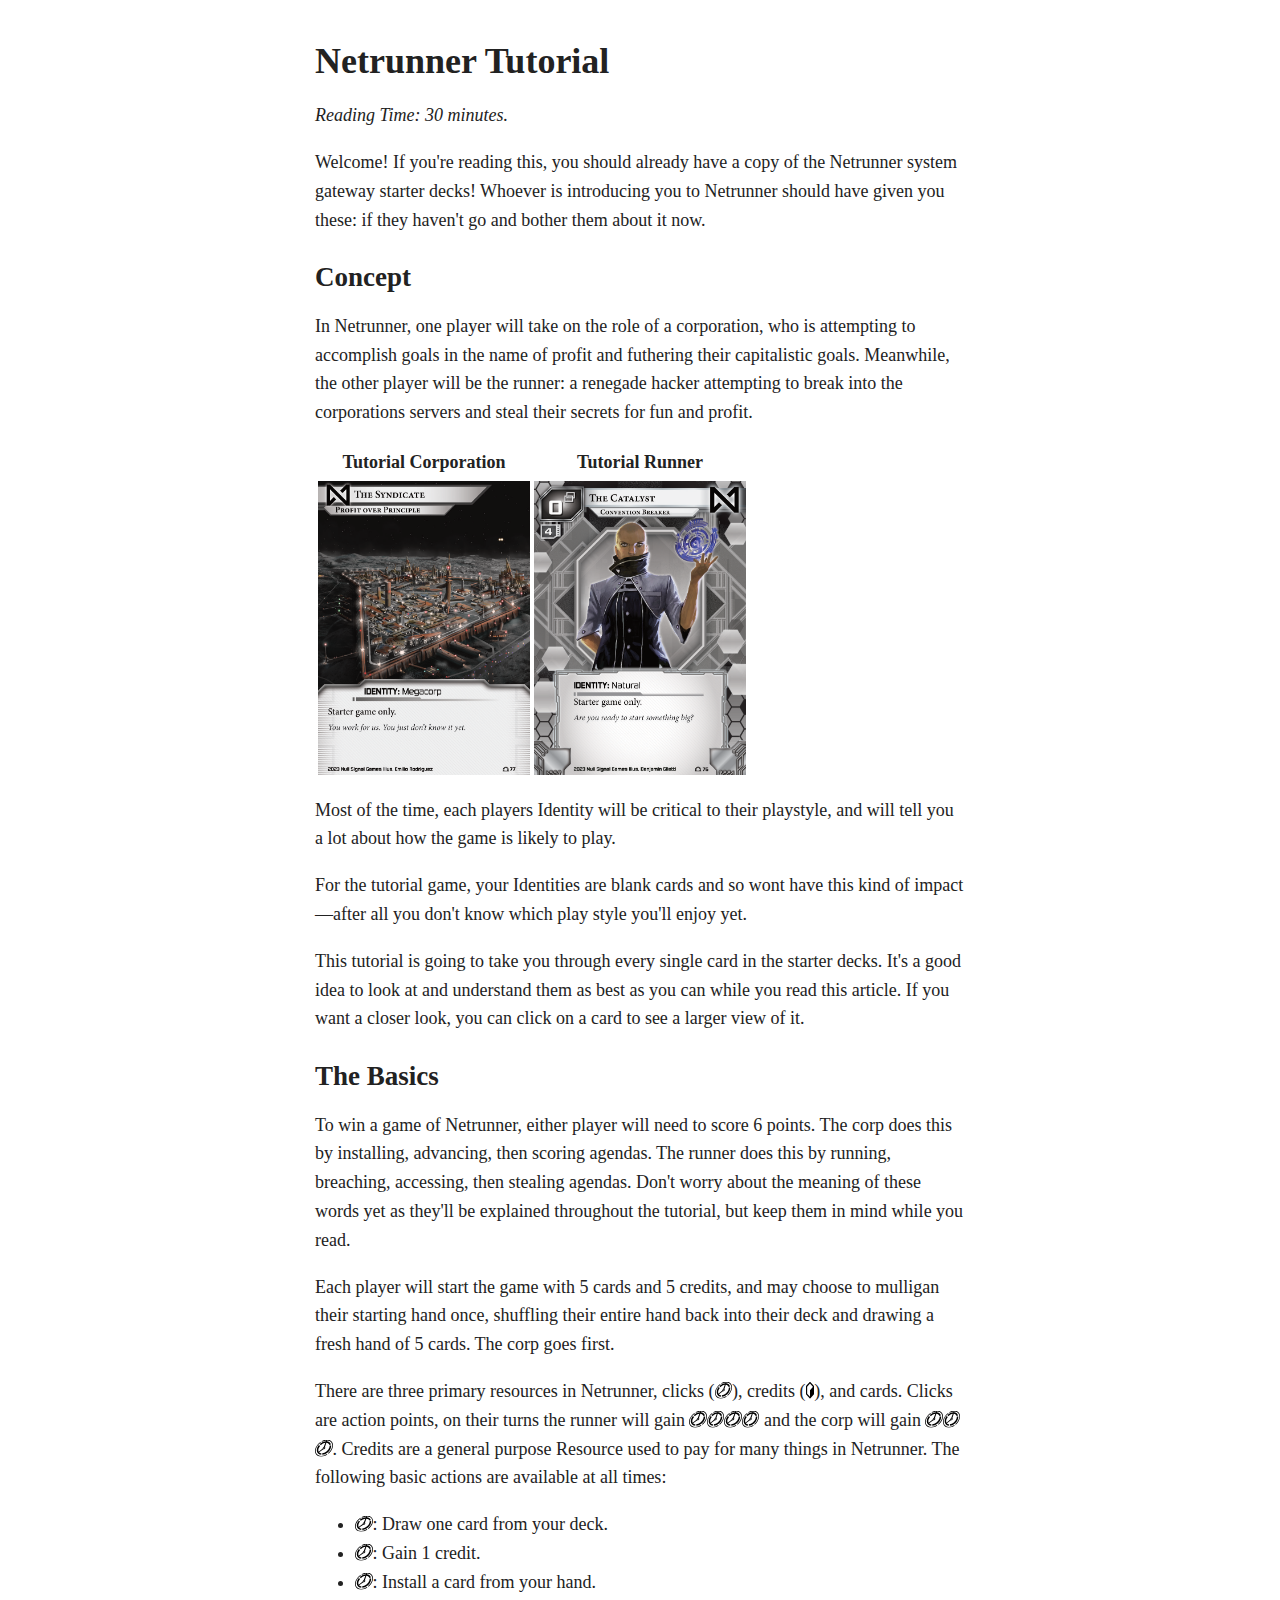
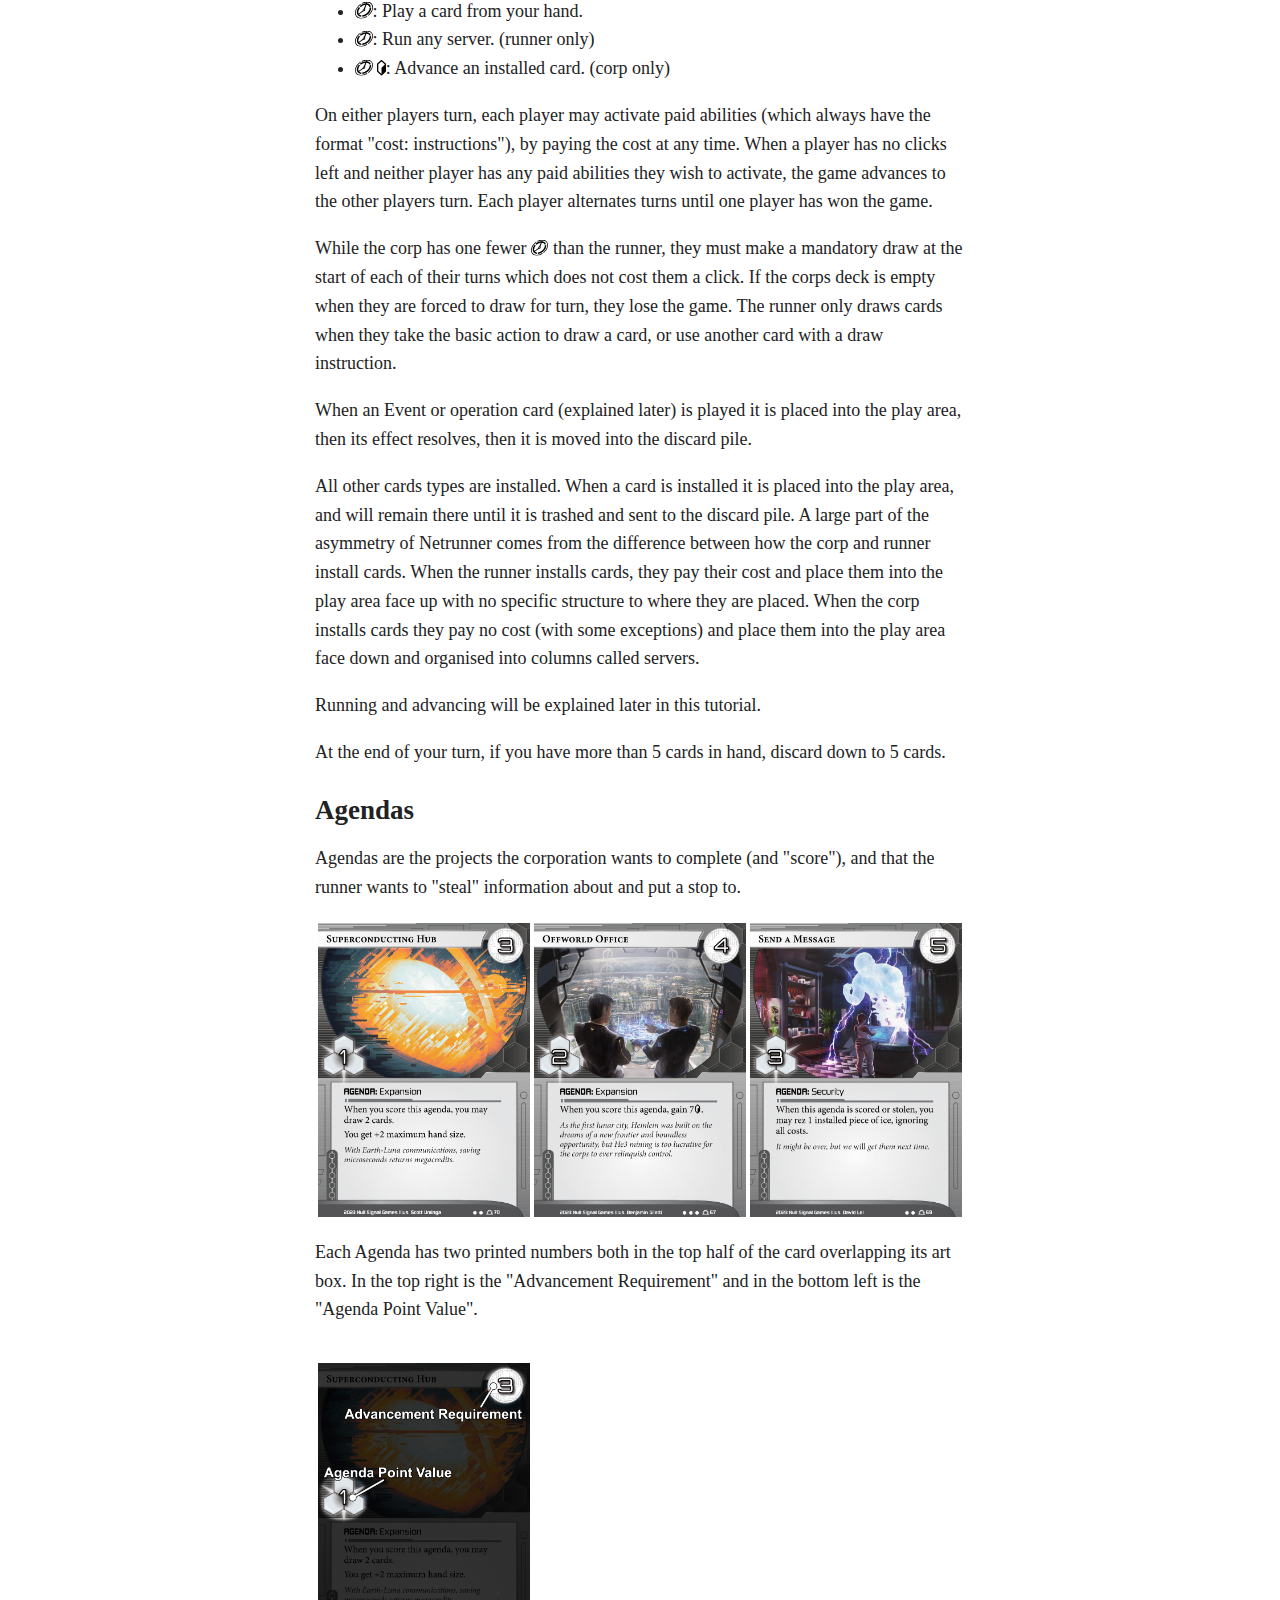
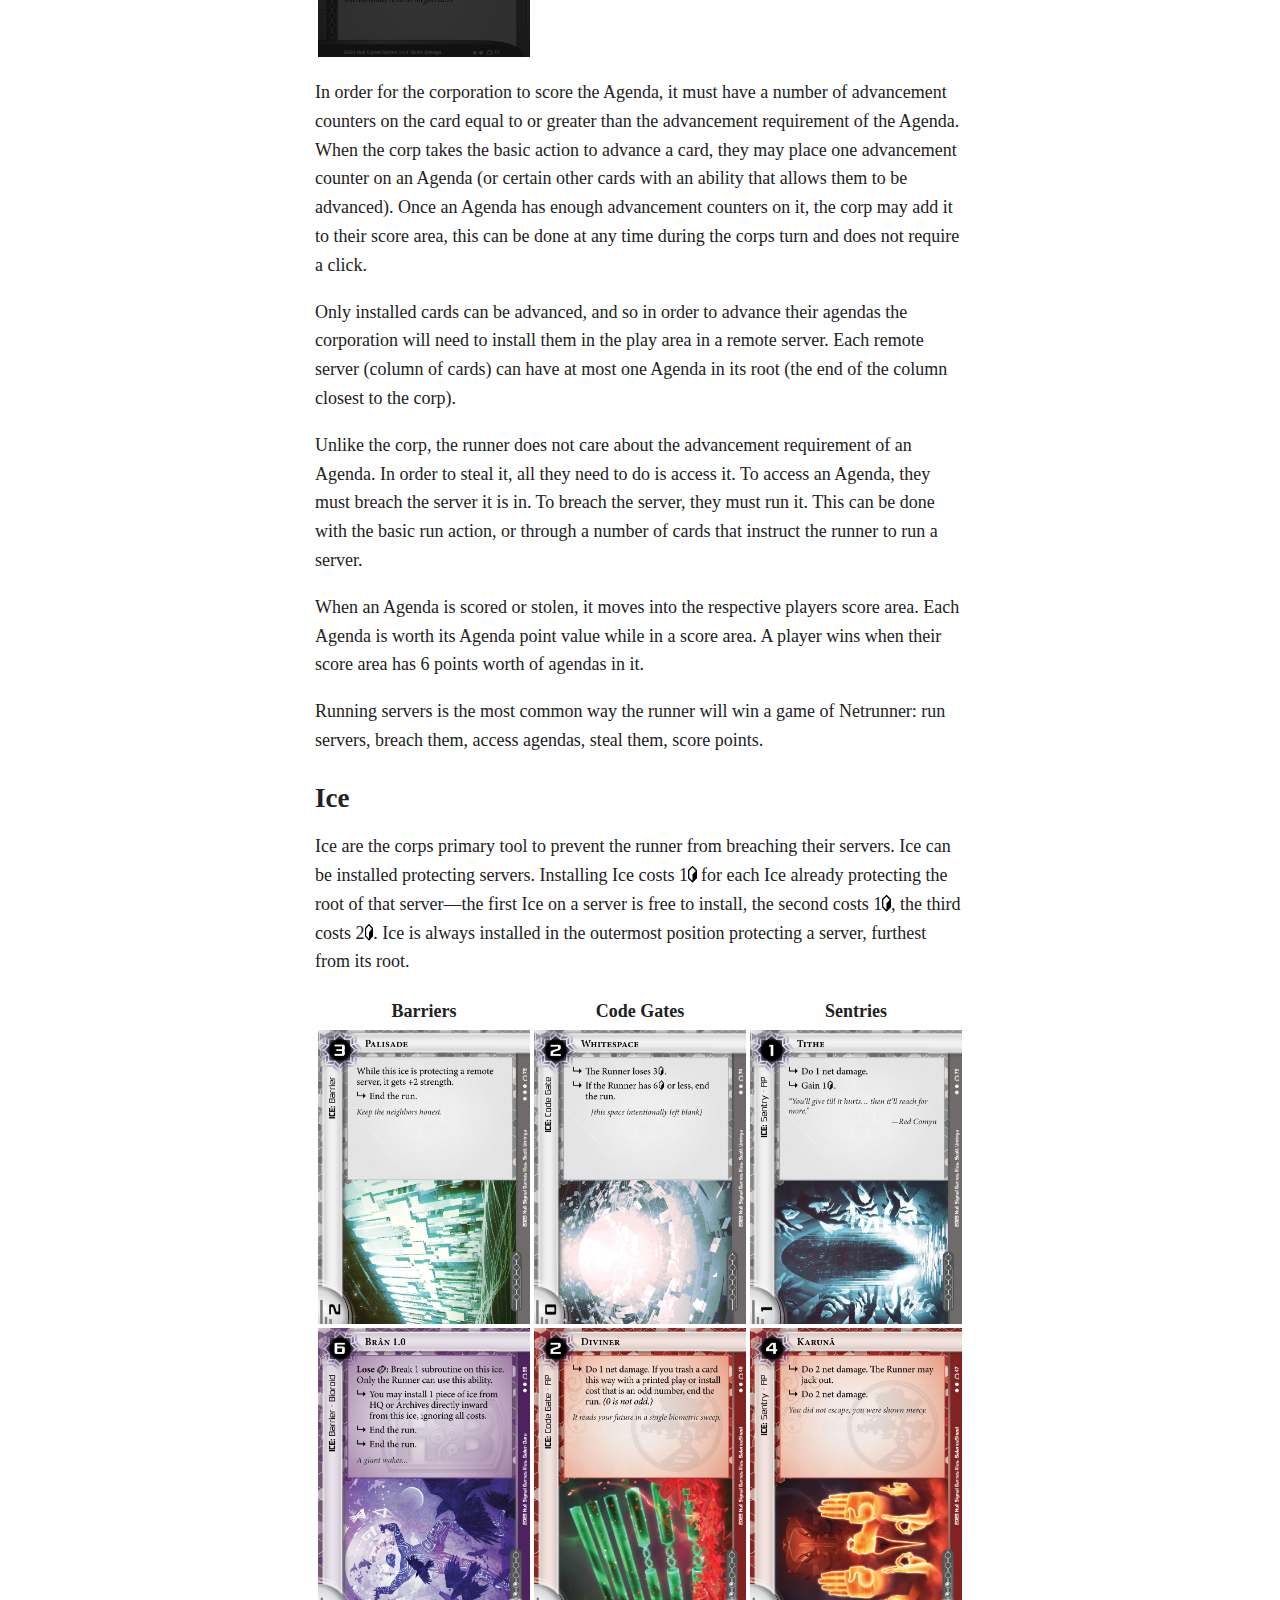
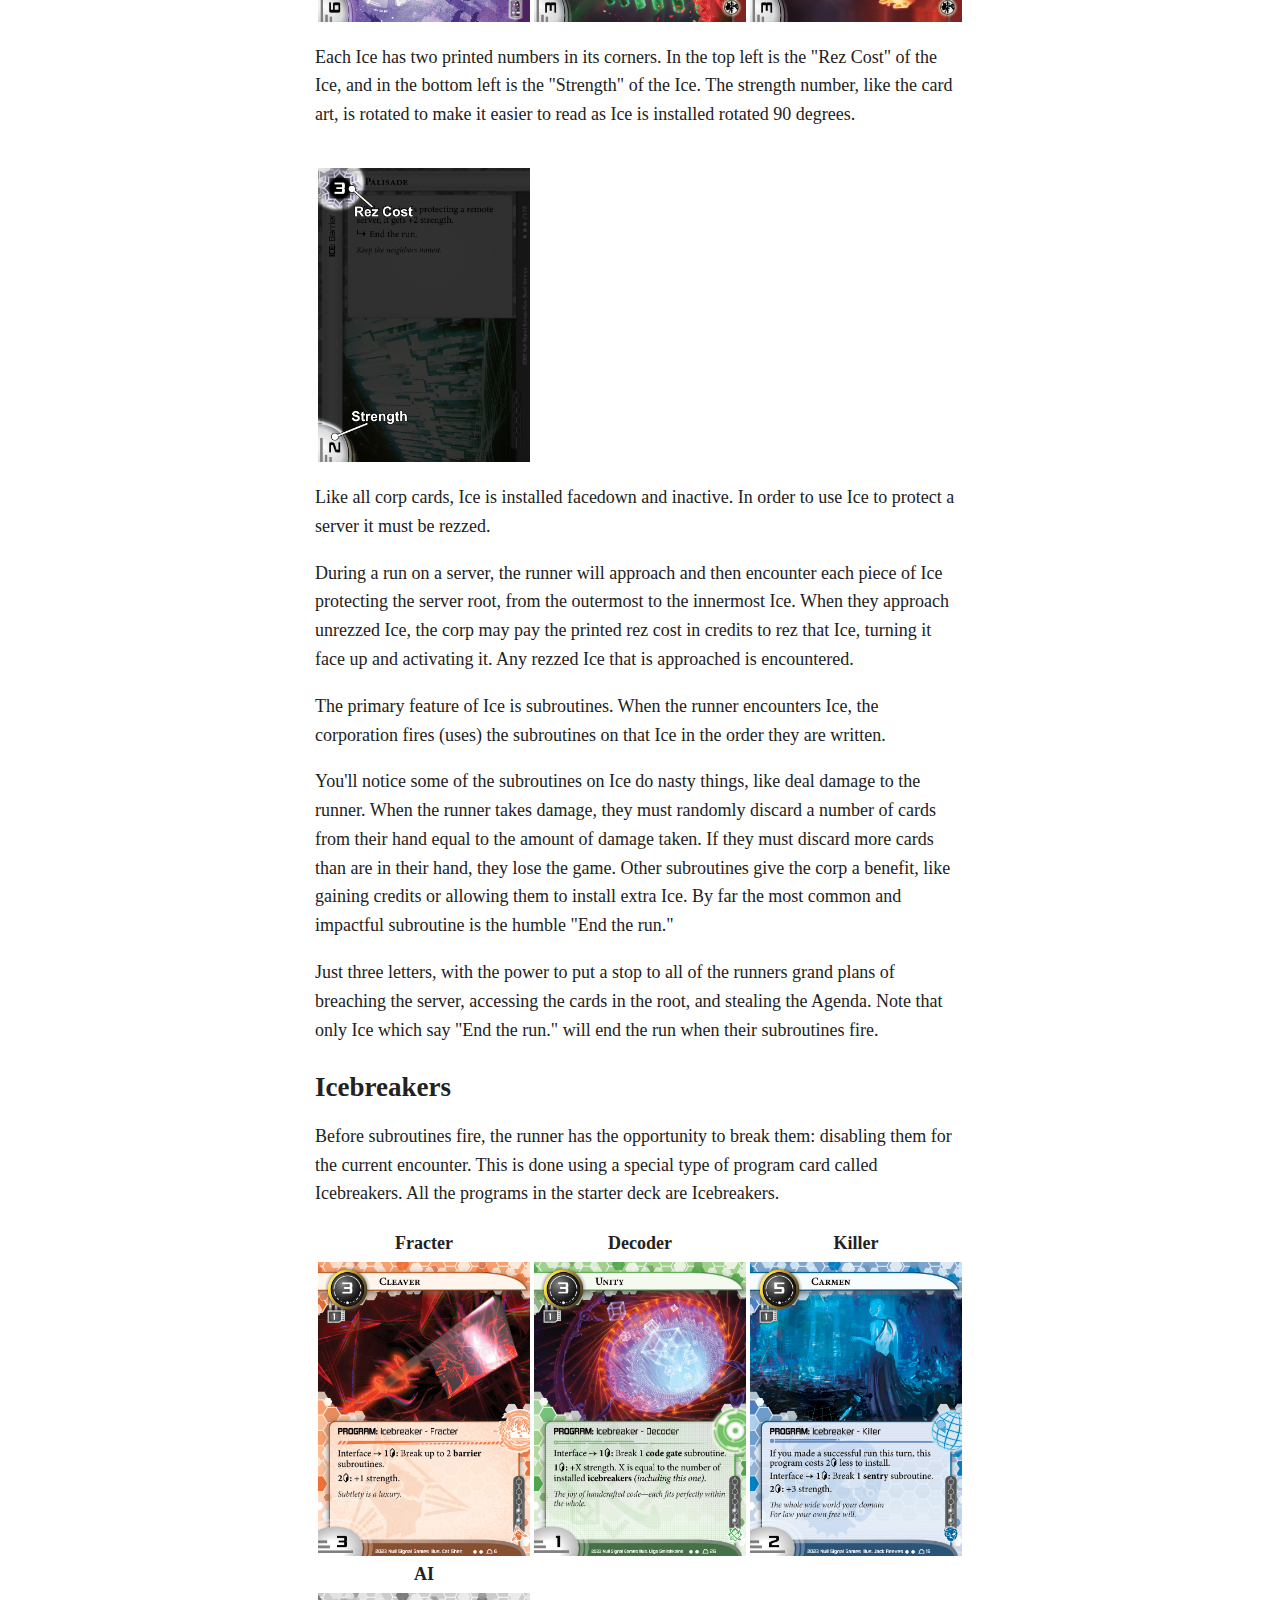
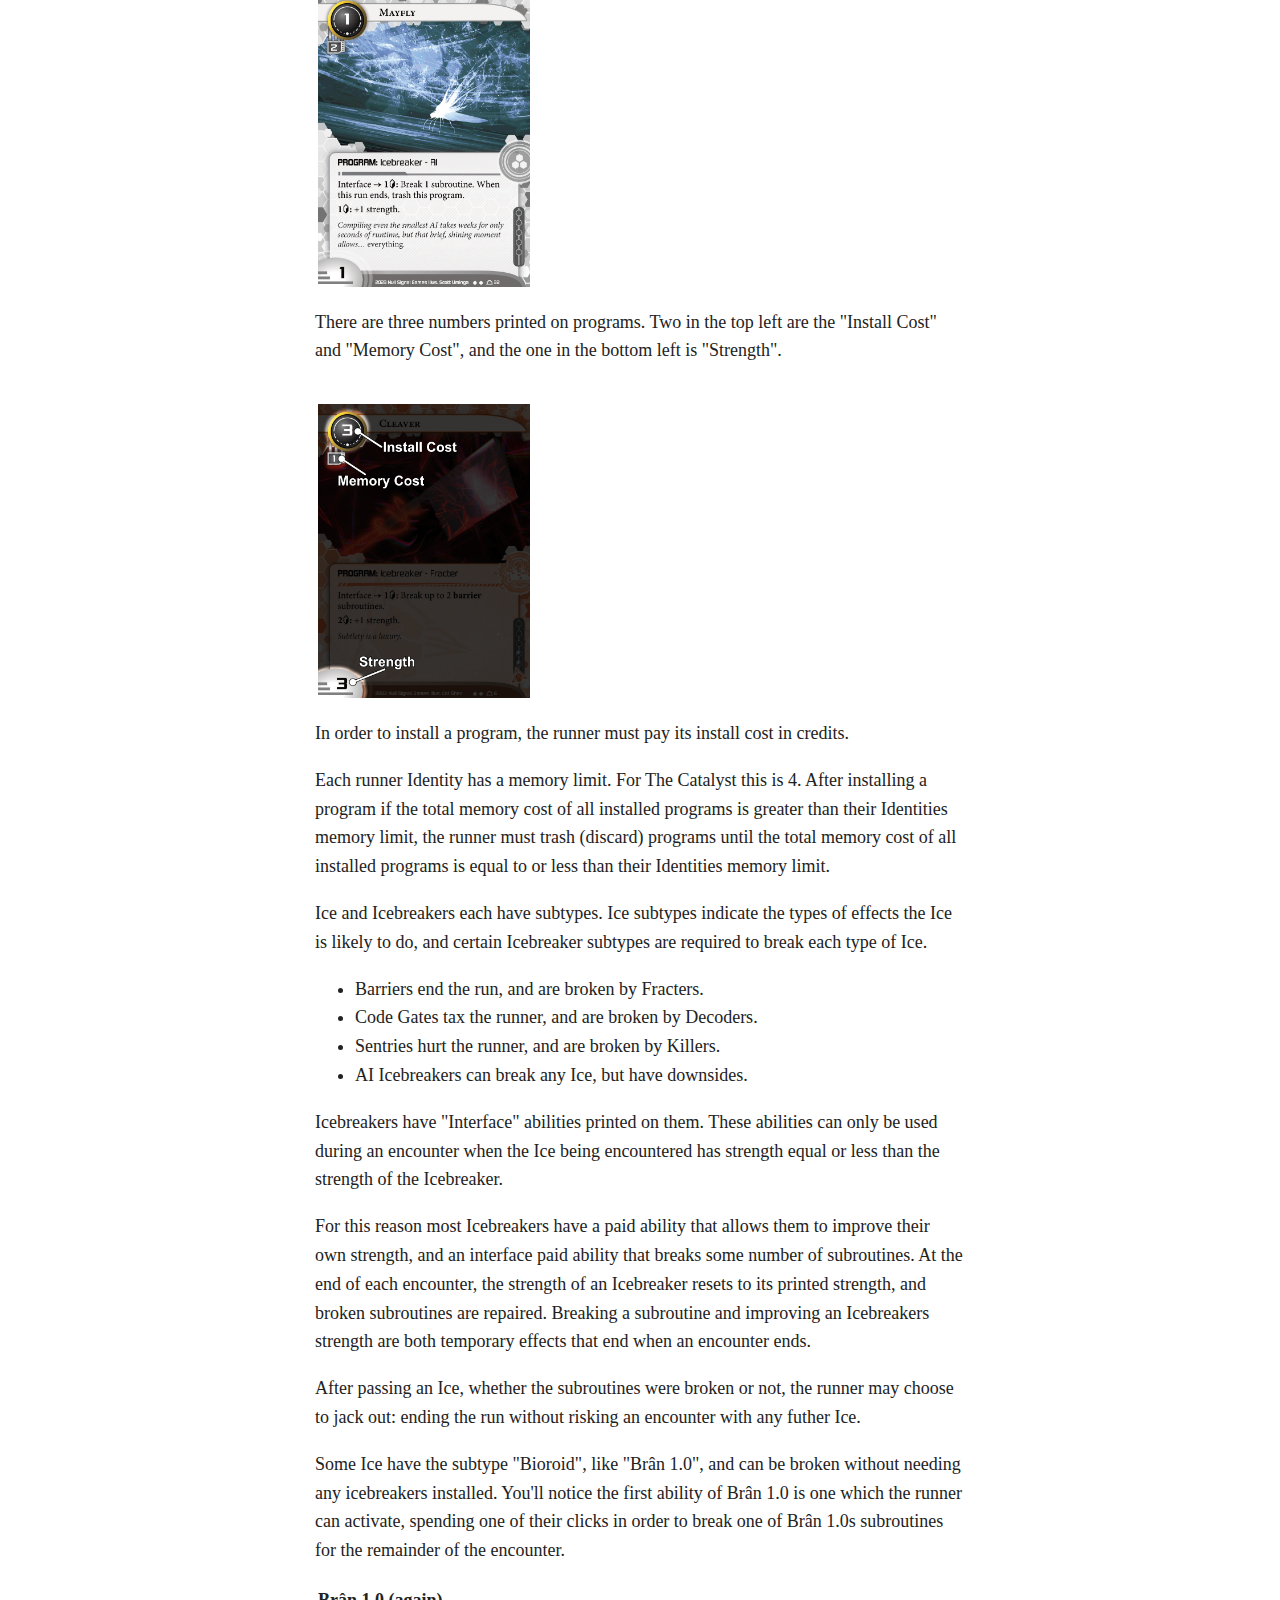
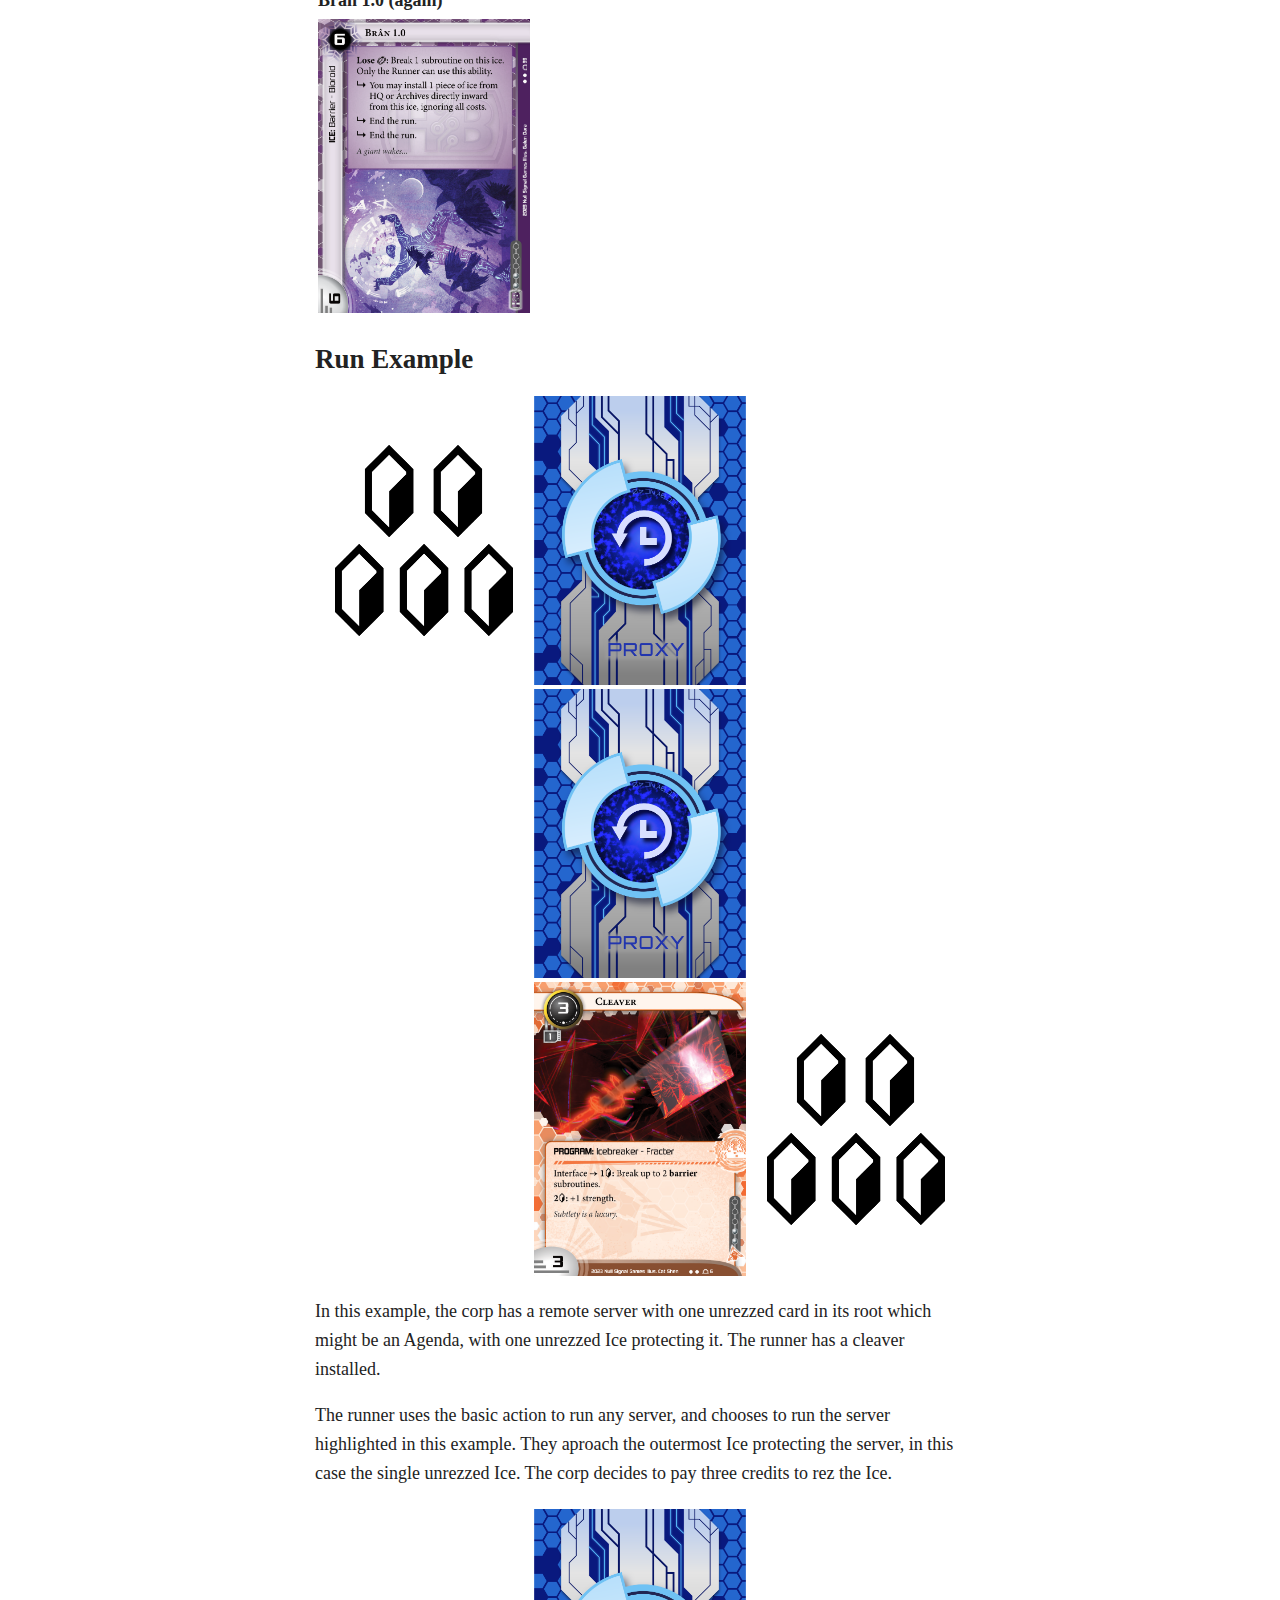
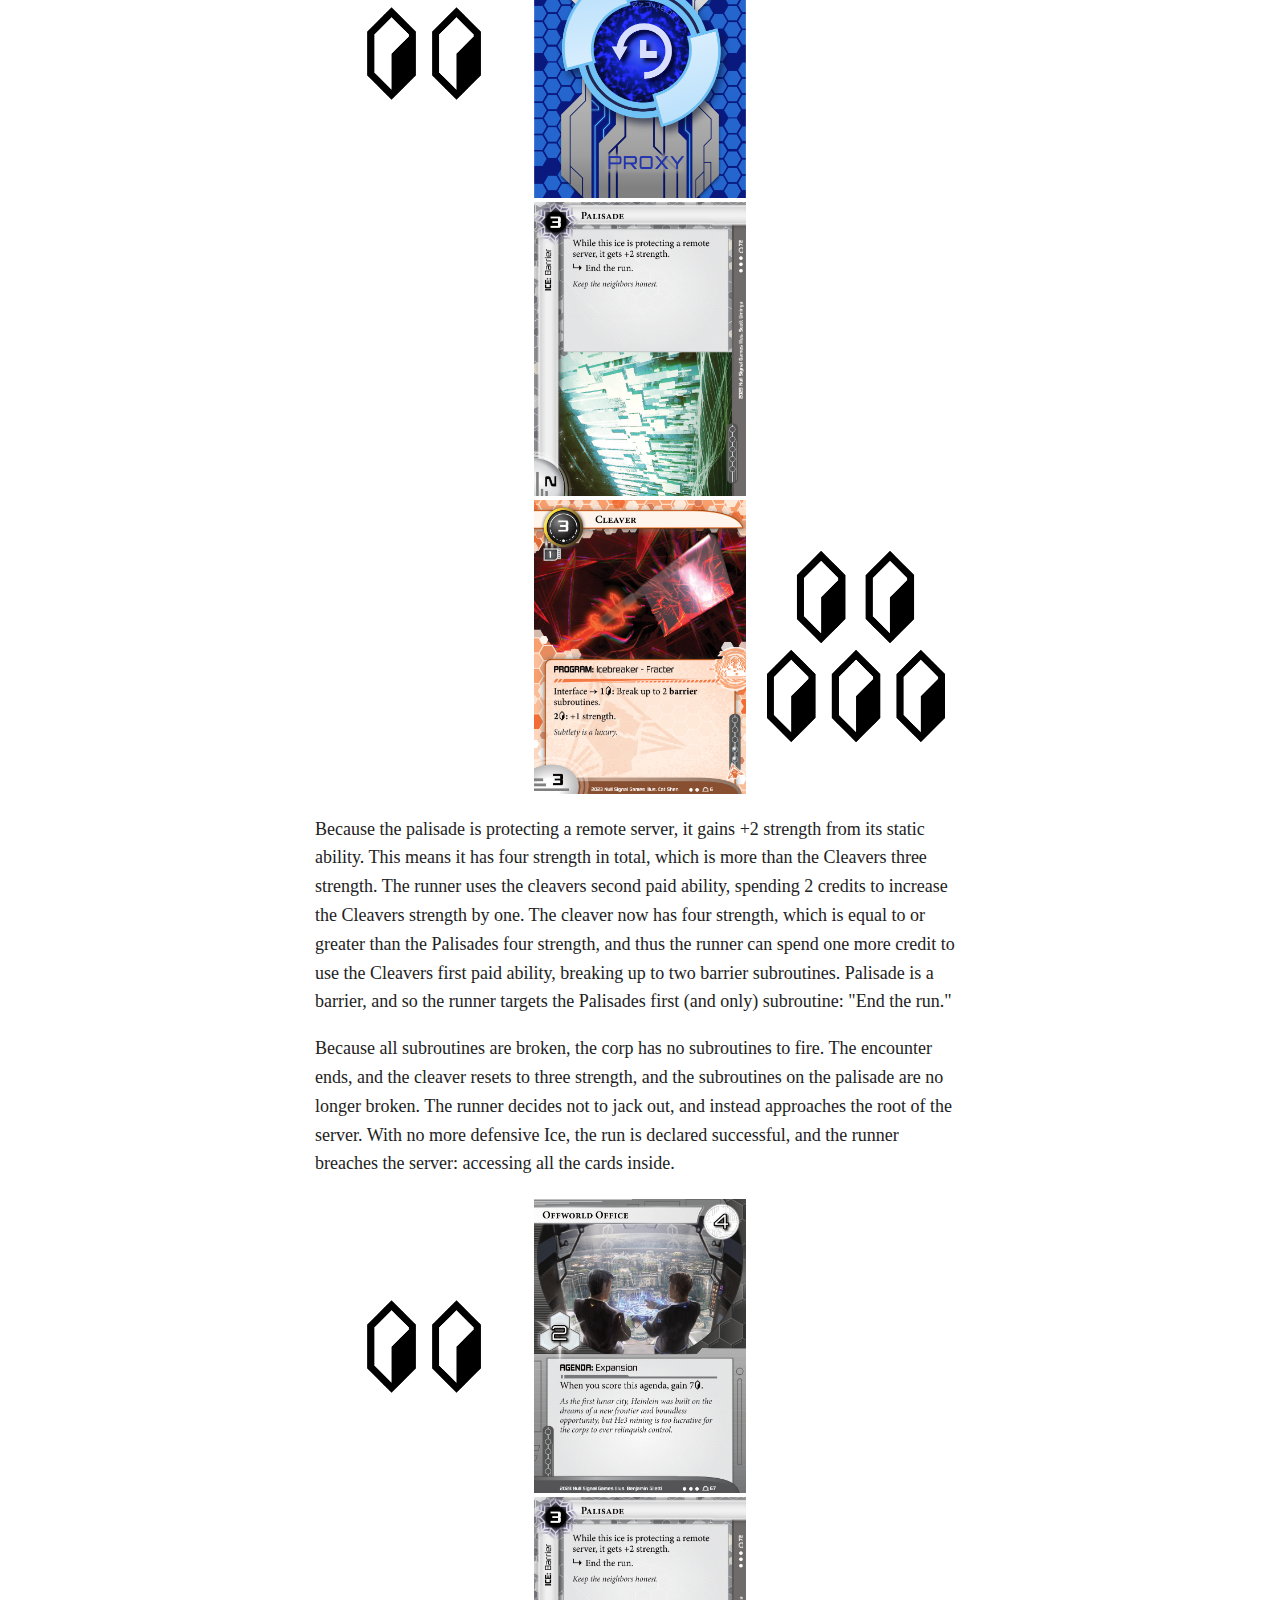
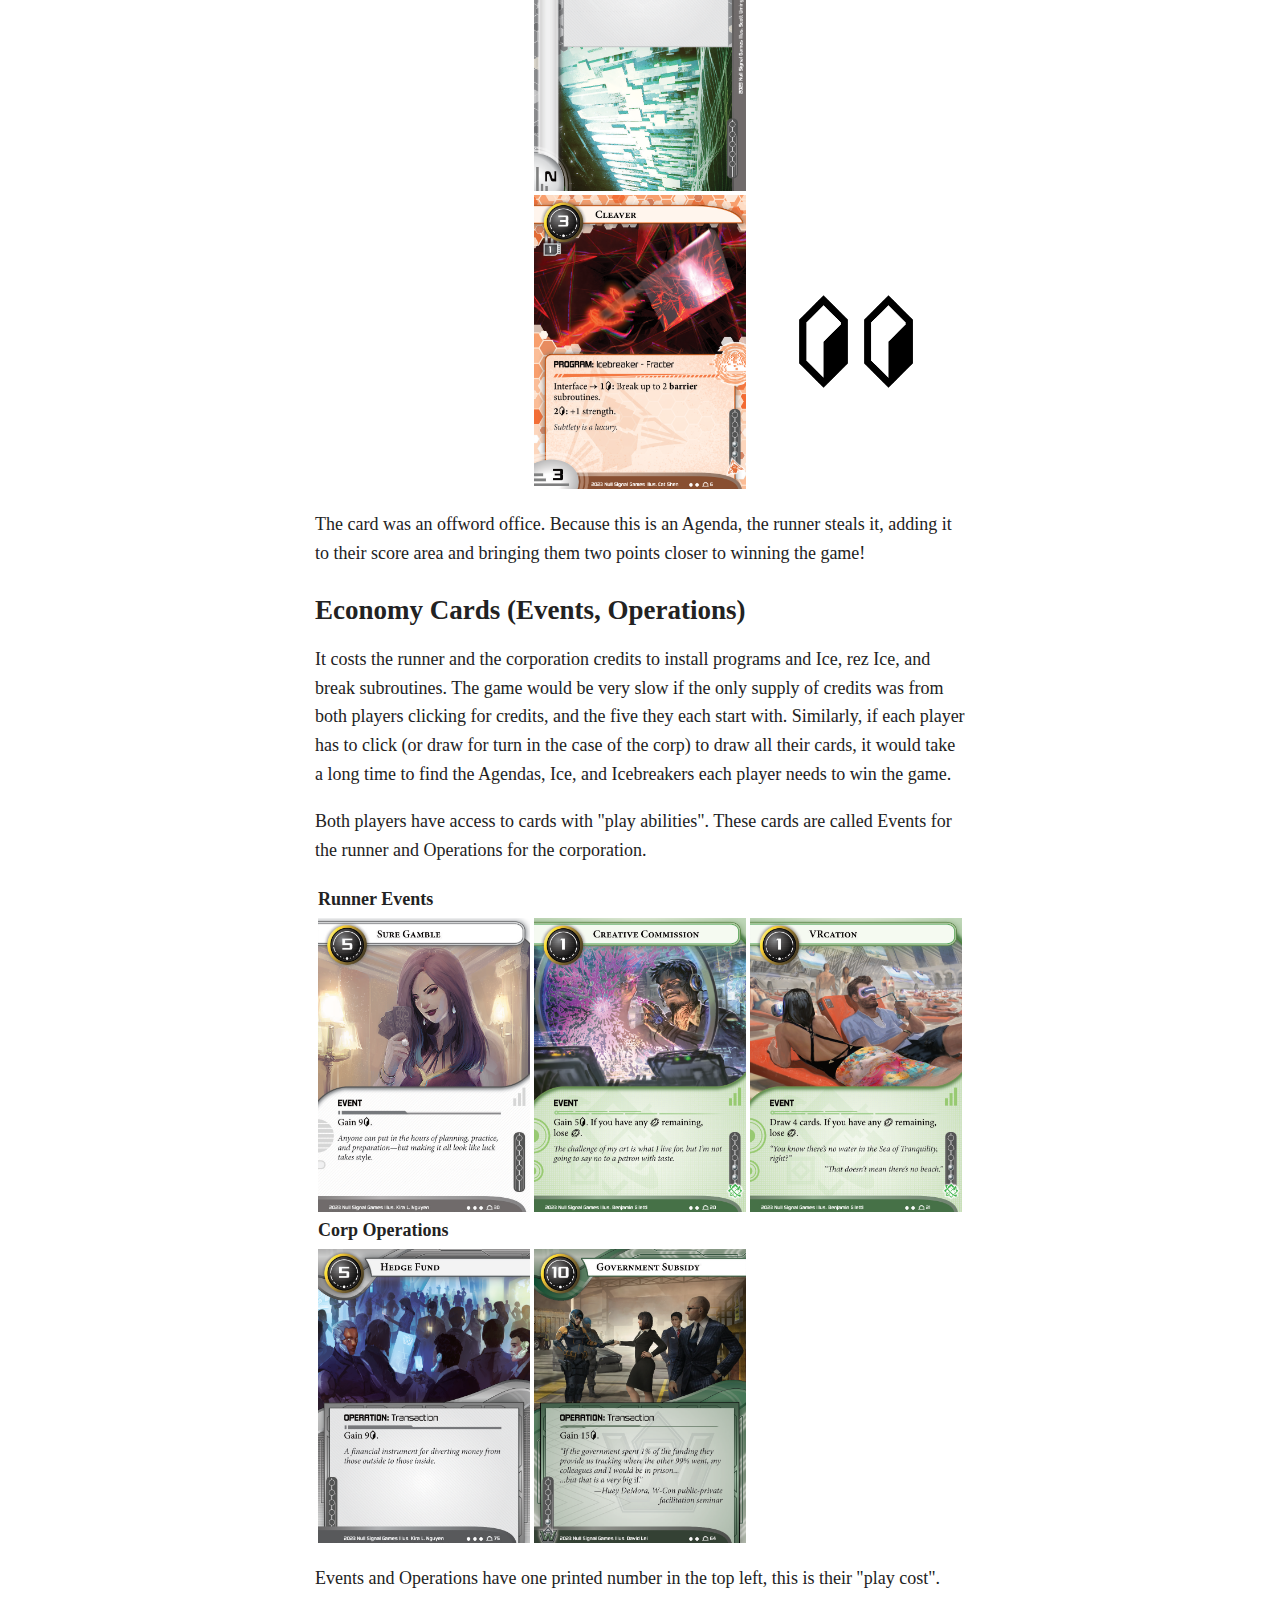
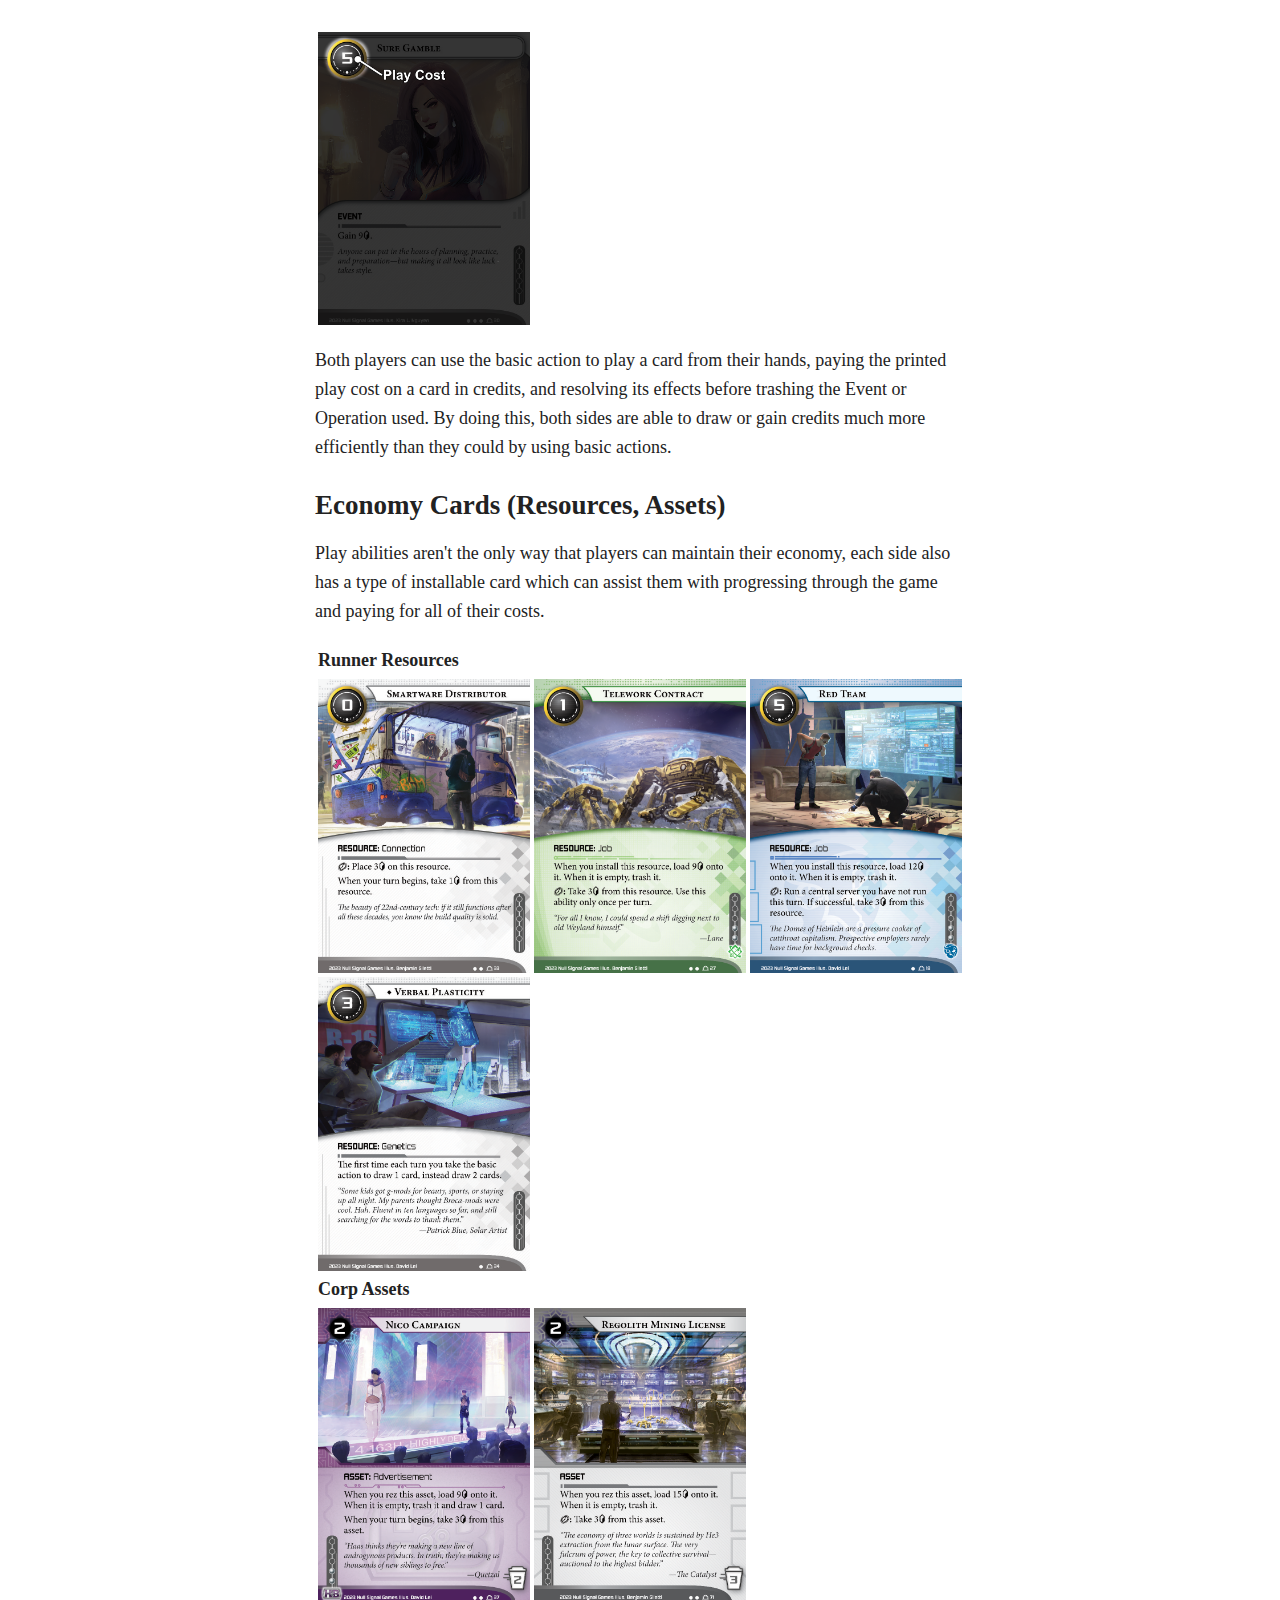
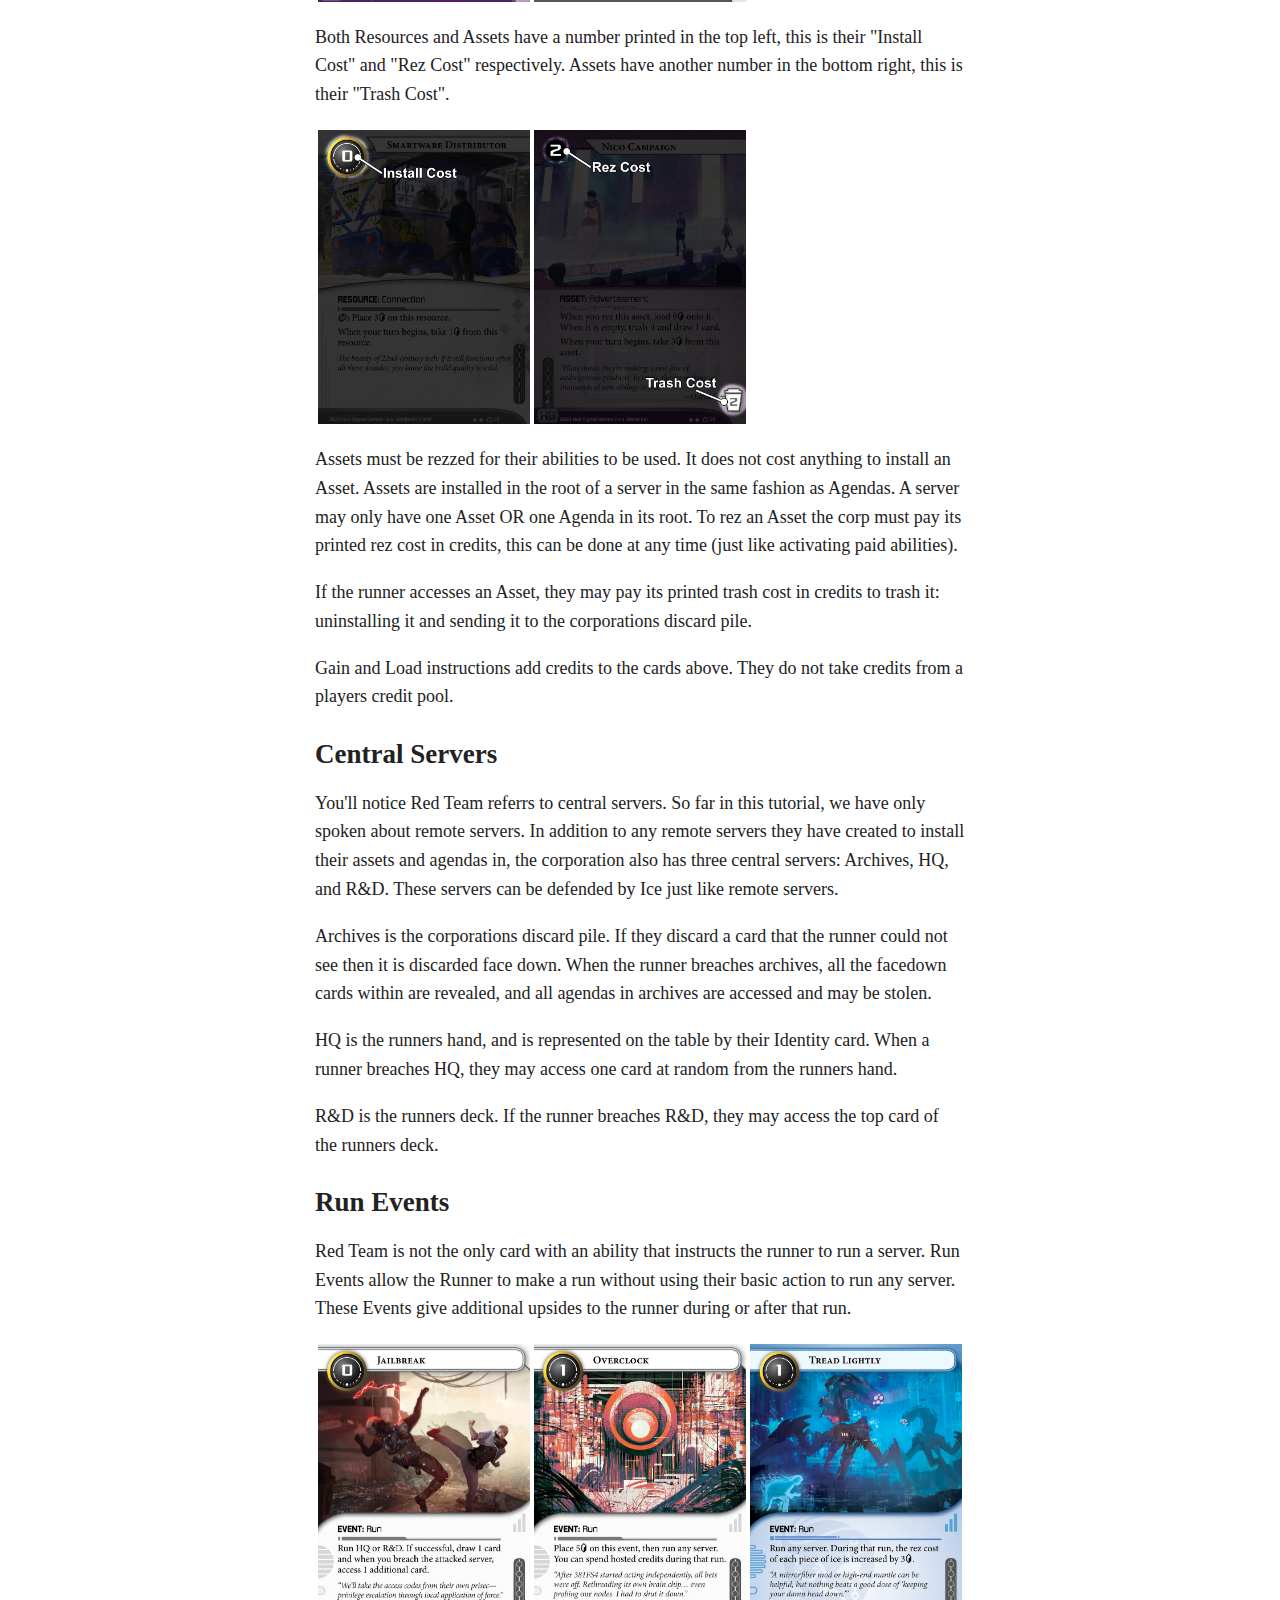
<file: index.html>
<!DOCTYPE html>
<html lang="en">
<head>
    <meta charset="UTF-8">
    <meta name="viewport" content="width=device-width, initial-scale=1.0">
    <title>Netrunner Tutorial</title>
    <link rel="stylesheet" href="reset.css">
    <link rel="stylesheet" href="style.css">
    <script src="script.js" defer></script>
</head>
<body>
    <dialog id="popover"></dialog>
    <h1>Netrunner Tutorial</h1>
    <p>
        <em>Reading Time: 30 minutes.</em>
    </p>
    <p>
        Welcome! If you're reading this, you should already have a copy of the
        Netrunner system gateway starter decks! Whoever is introducing you to
        Netrunner should have given you these: if they haven't go and bother
        them about it now.
    </p>
    <h2>Concept</h2>
    <p>
        In Netrunner, one player will take on the role of a corporation, who is
        attempting to accomplish goals in the name of profit and futhering their
        capitalistic goals. Meanwhile, the other player will be the runner: a
        renegade hacker attempting to break into the corporations servers and
        steal their secrets for fun and profit.
    </p>
    <table>
        <tr>
            <th>Tutorial Corporation</th>
            <th>Tutorial Runner</th>
        </tr>
        <tr>
            <td><img src="cards/The_Syndicate_Profit_over_Principle.png"></td>
            <td><img src="cards/The_Catalyst_Convention_Breaker.png"></td>
            <td></td>
        </tr>
    </table>
    <p>
        Most of the time, each players Identity will be critical to their
        playstyle, and will tell you a lot about how the game is likely to play.
    </p>
    <p>
        For the tutorial game, your Identities are blank cards and so wont have
        this kind of impact&mdash;after all you don't know which play style
        you'll enjoy yet.
    </p>
    <p>
        This tutorial is going to take you through every single card in the
        starter decks. It's a good idea to look at and understand them as best
        as you can while you read this article. If you want a closer look, you
        can click on a card to see a larger view of it.
    </p>
    <h2>The Basics</h2>
    <p>
        To win a game of Netrunner, either player will need to score 6 points.
        The corp does this by installing, advancing, then scoring agendas. The
        runner does this by running, breaching, accessing, then stealing
        agendas. Don't worry about the meaning of these words yet as they'll be
        explained throughout the tutorial, but keep them in mind while you read.
    </p>
    <p>
        Each player will start the game with 5 cards and 5 credits, and may
        choose to mulligan their starting hand once, shuffling their entire hand
        back into their deck and drawing a fresh hand of 5 cards. The corp goes
        first.
    </p>
    <p>
        There are three primary resources in Netrunner, clicks (<img src="click.svg">),
        credits (<img src="credit.svg">), and cards. Clicks are action points,
        on their turns the runner will gain <img src="click.svg"><img src="click.svg"><img src="click.svg"><img src="click.svg">
        and the corp will gain <img src="click.svg"><img src="click.svg"><img src="click.svg">.
        Credits are a general purpose Resource used to pay for many things in
        Netrunner. The following basic actions are available at all times:
    </p>
    <ul>
        <li><img src="click.svg">: Draw one card from your deck.</li>
        <li><img src="click.svg">: Gain 1 credit.</li>
        <li><img src="click.svg">: Install a card from your hand.</li>
        <li><img src="click.svg">: Play a card from your hand.</li>
        <li><img src="click.svg">: Run any server. (runner only)</li>
        <li><img src="click.svg"> <img src="credit.svg">: Advance an installed card. (corp only)</li>
    </ul>
    <p>
        On either players turn, each player may activate paid abilities (which
        always have the format "cost: instructions"), by paying the cost at any
        time. When a player has no clicks left and neither player has any paid
        abilities they wish to activate, the game advances to the other players
        turn. Each player alternates turns until one player has won the game.
    </p>
    <p>
        While the corp has one fewer <img src="click.svg"> than the runner, they
        must make a mandatory draw at the start of each of their turns which
        does not cost them a click. If the corps deck is empty when they are
        forced to draw for turn, they lose the game. The runner only draws cards
        when they take the basic action to draw a card, or use another card with
        a draw instruction.
    </p>
    <p>
        When an Event or operation card (explained later) is played it is placed
        into the play area, then its effect resolves, then it is moved into the
        discard pile.
    </p>
    <p>
        All other cards types are installed. When a card is installed it is
        placed into the play area, and will remain there until it is trashed and
        sent to the discard pile. A large part of the asymmetry of Netrunner
        comes from the difference between how the corp and runner install cards.
        When the runner installs cards, they pay their cost and place them into
        the play area face up with no specific structure to where they are
        placed. When the corp installs cards they pay no cost (with some
        exceptions) and place them into the play area face down and organised
        into columns called servers.
    </p>
    <p>
        Running and advancing will be explained later in this tutorial.
    </p>
    <p>
        At the end of your turn, if you have more than 5 cards in hand, discard
        down to 5 cards.
    </p>
    <h2>Agendas</h2>
    <p>
        Agendas are the projects the corporation wants to complete (and
        "score"), and that the runner wants to "steal" information about and put
        a stop to.
    </p>
    <table>
        <tr>
            <td><img src="cards/Superconducting_Hub.png"></td>
            <td><img src="cards/Offworld_Office.png"></td>
            <td><img src="cards/Send_a_Message.png"></td>
        </tr>
    </table>
    <p>
        Each Agenda has two printed numbers both in the top half of the card
        overlapping its art box. In the top right is the "Advancement
        Requirement" and in the bottom left is the "Agenda Point Value".
    </p>
    <table>
        <table>
            <tr>
                <td><img src="agenda.png"></td><td></td><td></td>
            </tr>
        </table>
    </table>
    <p>
        In order for the corporation to score the Agenda, it must have a number
        of advancement counters on the card equal to or greater than the
        advancement requirement of the Agenda. When the corp takes the basic
        action to advance a card, they may place one advancement counter on an
        Agenda (or certain other cards with an ability that allows them to be
        advanced). Once an Agenda has enough advancement counters on it, the
        corp may add it to their score area, this can be done at any time during
        the corps turn and does not require a click.
    </p>
    <p>
        Only installed cards can be advanced, and so in order to advance their 
        agendas the corporation will need to install them in the play area in a
        remote server. Each remote server (column of cards) can have at most one
        Agenda in its root (the end of the column closest to the corp).
    </p>
    <p>
        Unlike the corp, the runner does not care about the advancement
        requirement of an Agenda. In order to steal it, all they need to do is
        access it. To access an Agenda, they must breach the server it is in.
        To breach the server, they must run it. This can be done with the basic
        run action, or through a number of cards that instruct the runner to
        run a server.
    </p>
    <p>
        When an Agenda is scored or stolen, it moves into the respective players
        score area. Each Agenda is worth its Agenda point value while in a score
        area. A player wins when their score area has 6 points worth of agendas
        in it.
    </p>
    <p>
        Running servers is the most common way the runner will win a game of
        Netrunner: run servers, breach them, access agendas, steal them, score
        points.
    </p>
    <h2>Ice</h2>
    <p>
        Ice are the corps primary tool to prevent the runner from breaching
        their servers. Ice can be installed protecting servers. Installing Ice
        costs 1<img src="credit.svg"> for each Ice already protecting the root
        of that server&mdash;the first Ice on a server is free to install, the
        second costs 1<img src="credit.svg">, the third costs 2<img src="credit.svg">.
        Ice is always installed in the outermost position protecting a server,
        furthest from its root.
    </p>
    <table>
        <tr>
            <th>Barriers</th>
            <th>Code Gates</th>
            <th>Sentries</th>
        </tr>
        <tr>
            <td><img src="cards/Palisade.png"></td>
            <td><img src="cards/Whitespace.png"></td>
            <td><img src="cards/Tithe.png   "></td>
        </tr>
        <tr>
            <td><img src="cards/Bran_1.0.png"></td>
            <td><img src="cards/Diviner.png"></td>
            <td><img src="cards/Karuna.png"></td>
        </tr>
    </table>
    <p>
        Each Ice has two printed numbers in its corners. In the top left is the
        "Rez Cost" of the Ice, and in the bottom left is the "Strength" of the
        Ice. The strength number, like the card art, is rotated to make it
        easier to read as Ice is installed rotated 90 degrees.
    </p>
    <table>
        <table>
            <tr>
                <td><img src="ice.png"></td><td></td><td></td>
            </tr>
        </table>
    </table>
    <p>
        Like all corp cards, Ice is installed facedown and inactive. In order to
        use Ice to protect a server it must be rezzed.
    <p>
        During a run on a server, the runner will approach and then encounter
        each piece of Ice protecting the server root, from the outermost to the
        innermost Ice. When they approach unrezzed Ice, the corp may pay the
        printed rez cost in credits to rez that Ice, turning it face up and
        activating it. Any rezzed Ice that is approached is encountered.
    </p>
    <p>
        The primary feature of Ice is subroutines. When the runner encounters
        Ice, the corporation fires (uses) the subroutines on that Ice in the
        order they are written.
    </p>
    <p>
        You'll notice some of the subroutines on Ice do nasty things, like deal
        damage to the runner. When the runner takes damage, they must randomly
        discard a number of cards from their hand equal to the amount of damage
        taken. If they must discard more cards than are in their hand, they lose
        the game. Other subroutines give the corp a benefit, like gaining
        credits or allowing them to install extra Ice. By far the most
        common and impactful subroutine is the humble "End the run."
    </p>
    <p>
        Just three letters, with the power to put a stop to all of the runners
        grand plans of breaching the server, accessing the cards in the root,
        and stealing the Agenda. Note that only Ice which say "End the run."
        will end the run when their subroutines fire.
    </p>
    <h2>Icebreakers</h2>
    <p>
        Before subroutines fire, the runner has the opportunity to break them:
        disabling them for the current encounter. This is done using a special
        type of program card called Icebreakers. All the programs in the starter
        deck are Icebreakers.
    </p>
    <table>
        <tr>
            <th>Fracter</th>
            <th>Decoder</th>
            <th>Killer</th>
        </tr>
        <tr>
            <td><img src="cards/Cleaver.png"></td>
            <td><img src="cards/Unity.png"></td>
            <td><img src="cards/Carmen.png"></td>
        </tr>
        <tr>
            <th>AI</th>
        </tr>
        <tr>
            <td><img src="cards/Mayfly.png"></td>
        </tr>
    </table>
    <p>
        There are three numbers printed on programs. Two in the top left are the
        "Install Cost" and "Memory Cost", and the one in the bottom left is
        "Strength".
    </p>
    <table>
        <table>
            <tr>
                <td><img src="icebreaker.png"></td><td></td><td></td>
            </tr>
        </table>
    </table>
    <p>
        In order to install a program, the runner must pay its install cost in
        credits.
    </p>
    <p>
        Each runner Identity has a memory limit. For The Catalyst this is 4.
        After installing a program if the total memory cost of all installed
        programs is greater than their Identities memory limit, the runner must
        trash (discard) programs until the total memory cost of all installed
        programs is equal to or less than their Identities memory limit.
    </p>
    <p>
        Ice and Icebreakers each have subtypes. Ice subtypes indicate the types
        of effects the Ice is likely to do, and certain Icebreaker subtypes are
        required to break each type of Ice.
    </p>
    <ul>
        <li>Barriers end the run, and are broken by Fracters.</li>
        <li>Code Gates tax the runner, and are broken by Decoders.</li>
        <li>Sentries hurt the runner, and are broken by Killers.</li>
        <li>AI Icebreakers can break any Ice, but have downsides.</li>
    </ul>
    <p>
        Icebreakers have "Interface" abilities printed on them. These abilities
        can only be used during an encounter when the Ice being encountered
        has strength equal or less than the strength of the Icebreaker.
    </p>
    <p> 
        For this reason most Icebreakers have a paid ability that allows them to
        improve their own strength, and an interface paid ability that breaks
        some number of subroutines. At the end of each encounter, the strength
        of an Icebreaker resets to its printed strength, and broken subroutines
        are repaired. Breaking a subroutine and improving an Icebreakers
        strength are both temporary effects that end when an encounter ends.
    </p>
    <p>
        After passing an Ice, whether the subroutines were broken or not, the
        runner may choose to jack out: ending the run without risking an
        encounter with any futher Ice.
    </p>
    <p>
        Some Ice have the subtype "Bioroid", like "Brân 1.0", and can be broken
        without needing any icebreakers installed. You'll notice the first
        ability of Brân 1.0 is one which the runner can activate, spending one
        of their clicks in order to break one of Brân 1.0s subroutines for the
        remainder of the encounter.
    </p>
    <table>
        <tr>
            <th style="float:left;">Brân 1.0 (again)</th>
        </tr>
        <tr>
            <td><img src="cards/Bran_1.0.png"></td>
            <td></td>
            <td></td>
        </tr>
    </table>
    <h2>Run Example</h2>
    <table>
        <tr>
            <td><img src="five-credits.png"></td>
            <td><img src="corp.png"></td>
            <td></td>
        </tr>
        <tr>
            <td></td>
            <td><img src="corp.png" class="Ice"></td>
            <td></td>
        </tr>
        <tr>
            <td></td>
            <td><img src="cards/Cleaver.png"></td>
            <td><img src="five-credits.png"></td>
        </tr>
    </table>
    <p>
        In this example, the corp has a remote server with one unrezzed card in
        its root which might be an Agenda, with one unrezzed Ice protecting it.
        The runner has a cleaver installed.
    </p>
    <p>
        The runner uses the basic action to run any server, and chooses to run
        the server highlighted in this example. They aproach the outermost Ice
        protecting the server, in this case the single unrezzed Ice. The corp
        decides to pay three credits to rez the Ice.
    </p>
    <table>
        <tr>
            <td><img src="two-credits.png"></td>
            <td><img src="corp.png"></td>
            <td></td>
        </tr>
        <tr>
            <td></td>
            <td><img src="cards/Palisade.png" class="Ice"></td>
            <td></td>
        </tr>
        <tr>
            <td></td>
            <td><img src="cards/Cleaver.png"></td>
            <td><img src="five-credits.png"></td>
        </tr>
    </table>
    <p>
        Because the palisade is protecting a remote server, it gains +2 strength
        from its static ability. This means it has four strength in total, which
        is more than the Cleavers three strength. The runner uses the cleavers
        second paid ability, spending 2 credits to increase the Cleavers
        strength by one. The cleaver now has four strength, which is equal to or
        greater than the Palisades four strength, and thus the runner can spend
        one more credit to use the Cleavers first paid ability, breaking up to
        two barrier subroutines. Palisade is a barrier, and so the runner
        targets the Palisades first (and only) subroutine: "End the run."
    </p>
    <p>
        Because all subroutines are broken, the corp has no subroutines to fire.
        The encounter ends, and the cleaver resets to three strength, and the
        subroutines on the palisade are no longer broken. The runner decides not
        to jack out, and instead approaches the root of the server. With no more
        defensive Ice, the run is declared successful, and the runner breaches
        the server: accessing all the cards inside.
    </p>
    <table>
        <tr>
            <td><img src="two-credits.png"></td>
            <td><img src="cards/Offworld_Office.png"></td>
            <td></td>
        </tr>
        <tr>
            <td></td>
            <td><img src="cards/Palisade.png" class="Ice"></td>
            <td></td>
        </tr>
        <tr>
            <td></td>
            <td><img src="cards/Cleaver.png"></td>
            <td><img src="two-credits.png"></td>
        </tr>
    </table>
    <p>
        The card was an offword office. Because this is an Agenda, the runner
        steals it, adding it to their score area and bringing them two points
        closer to winning the game!
    </p>
    
    <h2>Economy Cards (Events, Operations)</h2>
    <p>
        It costs the runner and the corporation credits to install programs and
        Ice, rez Ice, and break subroutines. The game would be very slow if the
        only supply of credits was from both players clicking for credits, and
        the five they each start with. Similarly, if each player has to click
        (or draw for turn in the case of the corp) to draw all their cards,
        it would take a long time to find the Agendas, Ice, and Icebreakers each
        player needs to win the game.
    </p>
    <p>
        Both players have access to cards with "play abilities". These cards are
        called Events for the runner and Operations for the corporation.
    </p>
    <table>
        <tr>
            <th style="float:left;">Runner Events</th>
        </tr>
        <tr>
            <td><img src="cards/Sure_Gamble.png"></td>
            <td><img src="cards/Creative_Commission.png"></td>
            <td><img src="cards/VRcation.png"></td>
        </tr>
        <tr>
            <th style="float:left;">Corp Operations</th>
        </tr>
        <tr>
            <td><img src="cards/Hedge_Fund.png"></td>
            <td><img src="cards/Government_Subsidy.png"></td>
            <td></td>
        </tr>
    </table>
    <p>
        Events and Operations have one printed number in the top left, this is
        their "play cost".
    </p>
    <table>
        <table>
            <tr>
                <td><img src="evop.png"></td><td></td><td></td>
            </tr>
        </table>
    </table>
    <p>
        Both players can use the basic action to play a card from their hands,
        paying the printed play cost on a card in credits, and resolving its
        effects before trashing the Event or Operation used. By doing this, both
        sides are able to draw or gain credits much more efficiently than they
        could by using basic actions.
    </p>
    <h2>Economy Cards (Resources, Assets)</h2>
    <p>
        Play abilities aren't the only way that players can maintain their
        economy, each side also has a type of installable card which can assist
        them with progressing through the game and paying for all of their
        costs.
    </p>
    <table>
        <tr>
            <th style="float:left;">Runner Resources</th>
        </tr>
        <tr>
            <td><img src="cards/Smartware_Distributor.png"></td>
            <td><img src="cards/Telework_Contract.png"></td>
            <td><img src="cards/Red_Team.png"></td>
        </tr>
        <tr>
            <td><img src="cards/Verbal_Plasticity.png"></td>
        </tr>
        <tr>
            <th style="float:left;">Corp Assets</th>
        </tr>
        <tr>
            <td><img src="cards/Nico_Campaign.png"></td>
            <td><img src="cards/Regolith_Mining_License.png"></td>
        </tr>
    </table>
    <p>
        Both Resources and Assets have a number printed in the top left, this is
        their "Install Cost" and "Rez Cost" respectively. Assets have another
        number in the bottom right, this is their "Trash Cost".
    </p>
    <table>
        <tr>
            <td><img src="resource.png"></td><td><img src="asset.png"></td><td></td>
        </tr>
    </table>
    <p>
        Assets must be rezzed for their abilities to be used. It does not cost
        anything to install an Asset. Assets are installed in the root of a
        server in the same fashion as Agendas. A server may only have one Asset
        OR one Agenda in its root. To rez an Asset the corp must pay its printed
        rez cost in credits, this can be done at any time (just like activating
        paid abilities).
    </p>
    <p>
        If the runner accesses an Asset, they may pay its printed trash cost in
        credits to trash it: uninstalling it and sending it to the corporations
        discard pile.
    </p>
    <p>
        Gain and Load instructions add credits to the cards above. They do not
        take credits from a players credit pool.
    </p>
    <h2>Central Servers</h2>
    <p>
        You'll notice Red Team referrs to central servers. So far in this
        tutorial, we have only spoken about remote servers. In addition to any
        remote servers they have created to install their assets and agendas in,
        the corporation also has three central servers: Archives, HQ, and R&D.
        These servers can be defended by Ice just like remote servers.
    </p>
    <p>
        Archives is the corporations discard pile. If they discard a card that
        the runner could not see then it is discarded face down. When the runner
        breaches archives, all the facedown cards within are revealed, and all
        agendas in archives are accessed and may be stolen.
    </p>
    <p>
        HQ is the runners hand, and is represented on the table by their
        Identity card. When a runner breaches HQ, they may access one card
        at random from the runners hand.
    </p>
    <p>
        R&D is the runners deck. If the runner breaches R&D, they may access the
        top card of the runners deck.
    </p>

    <h2>Run Events</h2>
    <p>
        Red Team is not the only card with an ability that instructs the runner
        to run a server. Run Events allow the Runner to make a run without using
        their basic action to run any server. These Events give additional
        upsides to the runner during or after that run.
    </p>
    <table>
        <tr>
            <td><img src="cards/Jailbreak.png"></td>
            <td><img src="cards/Overclock.png"></td>
            <td><img src="cards/Tread_Lightly.png"></td>
        </tr>
    </table>
    <p>
        Note that Run Events can't be combined, nor can they be mixed with Red
        Team. It's only possible to take one action at a time. So only one.
        action that triggers a run can be happening at any given time.
    </p>
    <p>
        Of these Run Events, Jailbreak can be a little confusing so I'll explain
        it in more detail. The runner plays Jailbreak and starts a run on HQ or
        R&D, the same way they would have if they had used the basic action to
        run any server. Then, after they pass all Ice and the run is declared
        successful, they draw one card. Then they breach and access either one
        card at random from HQ, or the top card of R&D. They may steal this if
        it is an Agenda, pay to trash it if it is an Asset, or finish their
        access. Then, with the card they accessed set aside, they may perform
        another access: the new card on the top of R&D, or a different random 
        card from HQ. Once they finish that access (stealing, trashing, etc),
        they must return any cards which were not stolen or trashed to where
        they were taken from. For R&D, they must be put back on the same order
        they were in originally, so the first card accessed will still be on
        top.
    </p>
    <p>
        Another important note on these Run Events is the interaction between
        Overclock and Whitespace. Whitespace specifies that the runner must
        "lose" credits for its first ability. Losing is not spending, and so
        these are always lost from the runners credit pool, not from overclock.
        In addition to this, it's second ability only looks in the runners
        credit pool to determine if they have 6<img src="credit.svg"> or less.
    </p>
    <table>
        <tr>
            <th style="float:left;">Whitespace (again)</th>
        </tr>
        <tr>
            <td><img src="cards/Whitespace.png"></td>
            <td></td>
            <td></td>
        </tr>
    </table>
    <h2>Hardware</h2>
    <p>
        In addition to programs, the runner has access to hardware cards. These
        typically provide passive benefits, and differ from programs in that
        they do not require memory units to install. In fact, they often grant
        the runner additional MU to work with.
    </p>
    <table>
        <tr>
            <td><img src="cards/Pennyshaver.png"></td>
            <td><img src="cards/Docklands_Pass.png"></td>
            <td></td>
        </tr>
    </table>
    <p>
        Printed costs on hardware are the same as on resources. Only an
        "install cost" in the top left. Installation works the same.
    </p>
    <p>
        With that, you've now seen all of the cards in the runners starter deck.
        If you're curious how many of each are present, you can look at the very
        bottom of each card. The number of little white circles on the right
        hand side of the card footer (where the copyright notice is) is the
        number of each card present in the tutorial deck.
    </p>
    <h2>Upgrades</h2>
    <p>
        The corporation has one more type of card that can be installed in the
        root of servers, but unlike agendas and assets these cards are not
        limited to one per server, and can even be installed onto central
        servers!
    </p>
    <table>
        <tr>
            <td><img src="cards/Manegarm_Skunkworks.png"></td>
            <td></td>
            <td></td>
        </tr>
    </table>
    <p>
        As with other corporation cards, the number in the top left is the cost
        to rez this Asset. You must rez an Upgrade for its effect to be active.
        In the case of manegarm skunkworks, you will want to rez it at the last
        possible moment: after the runner has declared they will not jack out,
        but before they approach the root of the server.
    </p>
    <p>
        Upgrades also have a printed trash cost in the bottom right, which works
        the same as with assets. The runner may pay that cost in credits trash
        the Upgrade while accessing it.
    </p>
    <p>
        When breaching a server, all upgrades are accessed in addition to any
        other cards accessed in the root of the server. The runner may choose
        the order that they access cards in the server root.
    </p>
    <h2>Ambush Assets</h2>
    <p>
        The corp has another kind of Asset which is not economical in nature,
        these are called ambush assets. The tutorial deck includes two copies of
        Urtica Cipher. It pretends to be an Agenda, until the moment the runner
        decides they want to access it!
    </p>
    <table>
        <tr>
            <td><img src="cards/Urtica_Cipher.png"></td>
            <td></td>
            <td></td>
        </tr>
    </table>
    <p>
        As with other corporation cards, the number in the top left is the cost
        to rez this Asset. Not that you are ever likely to rez an Urtica Cipher
        and reveal its secret and murderous plans.
    </p>
    <h2>Seamless Launch</h2>
    <p>
        There is one last card to go in the corporation deck, and it's an
        important one.
    </p>
    <table>
        <tr>
            <td><img src="cards/Seamless_Launch.png"></td>
            <td></td>
            <td></td>
        </tr>
    </table>
    <p>
        Seamless launch is an Event card that allows the corporation to put two
        advancement counters onto a card, for the cost of one click and one
        credit. Typically it takes two clicks and two credits for the same
        number of advances. This is critically important, as one of them can
        allow the corporation to score an Offworld Office without ever having
        to place advancement counters on it before the turn they score it.
    </p>
    <hr>
    <h2>You're ready to play!</h2>
    <p>
        Congratulations, you are now ready to play your first game of Netrunner
        using the tutorial decks. I recommend you play your first game as runner
        if you have the chance. If you are two beginners reading this together,
        the player with more card game experience should start as corp.
    </p>
    <p>
        Once you have played a few games as both runner and corp, you will be
        ready to move onto the <b>Booster Tutorial</b>. This tutorial hasn't
        been written yet, but when it has that bold text will be replaced with
        a link.
    </p>
    <hr>
    <h2>Full Timing Structure</h2>
    <p>
        The following is a full timing structure, that you can reference if you
        are confused about the order of events. 
    </p>
    <p>
        <b>
            YOU DO NOT NEED TO KNOW THIS. NOT KNOWING THE EXACT TIMINGS OF
            THINGS OCCURING WILL NOT BREAK THE GAME. ALL CARDS IN THE TUTORIAL
            ARE SIMPLE AND HAVE NO COMPLEX INTERACTIONS.
        </b>
    </p>
    <p>
        Whoevers turn it is is considered to be the active player.
    </p>
    <p>
        When a paid ability window opens, the active player gains priority and
        may use any number of non-action paid abilities. Once they have made
        all their actions they pass priority to the other player who will do the
        same. Priority is passed between players until a player receives
        priority from the other player and immediately passes without activating
        any paid abilities, or using any other abilities (rezzing/scoring) that
        are available in that paid ability window.
    </p>
    <p>
        When conditional abilities meet their trigger condition, the active
        player must order and resolve all of their conditional abilities before
        the inactive player. This happens between each timing step where
        conditional abilities have met their trigger conditions.
    </p>
    <p>
        Any paid ability that has a cost which begins with "<img src="click.svg">"
        is considered an action, and may only be used at the point in the timing
        when sides are instructed to take an action.
    </p>
    <p>
        The following is a simplified overview, reviewing all elements of timing
        that cannot come up in the starter deck tutorial game.
    </p>
    <h3>The Game Begins</h3>
    <ol>
        <li>Each player takes 5 credits.</li>
        <li>Each player draws 5 cards.</li>
        <li>The corp may mulligan, shuffling their hand back into their deck then drawing 5.</li>
        <li>The runner may mulligan, shuffling their hand back into their deck then drawing 5.</li>
        <li>Go to The Corp's Turn.</li>
    </ol>
    <h3>The Corp's Turn</h3>
    <ol>
        <li>The corp gains <img src="click.svg"><img src="click.svg"><img src="click.svg">.</li>
        <li>Paid ability window, the corp may rez non-Ice and score agendas.</li>
        <li>The corps turn begins, "when your turn begins" conditions are met.</li>
        <li>The corp draws 1 card.</li>
        <li>Paid ability window, the corp may rez non-Ice and score agendas.</li>
        <li>If the corp has unspent clicks, they must take an action. Otherwise go to step 8.</li>
        <li>Go to step 5.</li>
        <li>The corp discards cards until they have 5 in hand.</li>
        <li>Paid ability window, the corp may rez non-Ice.</li>
        <li>The corp's turn ends.</li>
        <li>Go to The Runner's Turn.</li>
    </ol>
    <h3>The Runner's Turn</h3>
    <ol>
        <li>The runner gains <img src="click.svg"><img src="click.svg"><img src="click.svg"><img src="click.svg">.</li>
        <li>Paid ability window, the corp may rez non-Ice.</li>
        <li>The runners turn begins, "when your turn begins" conditions are met.</li>
        <li>Paid ability window, the corp may rez non-Ice.</li>
        <li>If the runner has unspent clicks, they must take an action. Otherwise go to step 7.</li>
        <li>Go to step 4.</li>
        <li>The runner discards until they have 5 in hand.</li>
        <li>Paid ability window, the corp may rez non-Ice.</li>
        <li>The runner's turn ends.</li>
        <li>Go to The Corp's Turn</li>
    </ol>
    <h3>Runs</h3>
    <h4>Initiation</h4>
    <ol>
        <li>The runner announces the attacked server.</li>
        <li>The run begins.</li>
        <li>If there is Ice protecting the server, go to Approach Ice. Otherwise go to Movement.</li>
    </ol>
    <h4>Approach Ice</h4>
    <ol>
        <li>The runner approaches the Ice at their position.</li>
        <li>Paid ability window, the corp may rez non-Ice, or the approached Ice.</li>
        <li>If the approached Ice is rezzed, go to Encounter Ice. Otherwise go to Movement.</li>
    </ol>
    <h4>Encounter Ice</h4>
    <ol>
        <li>The runner encounters the Ice at their position.</li>
        <li>Paid ability window. The Interface condition can be met.</li>
        <li>The corp fires unbroken subroutines.</li>
        <li>Go to Movement.</li>
    </ol>
    <h4>Movement</h4>
    <ol>
        <li>If you came here from Approach/Encounter Ice, pass the Ice at the runners position.</li>
        <li>Paid ability window.</li>
        <li>The runner may jack out.</li>
        <li>The runner moves 1 position inward, if possible.</li>
        <li>Paid ability window, the corp may rez non-Ice.</li>
        <li>If the runner moved to a new Ice, go to Approach Ice. Otherwise go to Success.</li>
    </ol>
    <h4>Success</h4>
    <ol>
        <li>The run is declared successful.</li>
        <li>Breach Server.</li>
        <li>Go to Run End.</li>
    </ol>
    <h3>Breach Server</h3>
    <ol>
        <li>The breach begins.</li>
        <li>If breaching Archives, facedown cards are turned faceup.</li>
        <li>If breaching HQ or R&D, determine the number of accesses.</li>
        <li>If there are accesses remaining, Access A Card. Otherwise go to 6.</li>
        <li>Go to 4.</li>
        <li>Breaching Server is complete.</li>
    </ol>
    <h3>Access A Card</h3>
    <ol>
        <li>The card is accessed.</li>
        <li>The runner may pay the trash cost and trash the card.</li>
        <li>If the card is an Agenda, the runner steals it.</li>
        <li>Access is complete.</li>
    </ol>
</body>
</html>
</file>
<file: style.css>
table {
    width: 100%;
    table-layout: fixed;
    margin: 0 auto;
    break-inside: avoid-page;
}


body {
    margin: 40px auto;
    max-width: 650px;
    line-height: 1.6;
    font-size: 18px;
    color: #222;
    padding: 0 10px
}

h1,
h2,
h3 {
    line-height: 1.2
}

body>*+* {
    margin-top: 1em;
}

img:not([src='credit.svg']):not([src='click.svg']) {
    cursor: pointer;
}

dialog>img {
    max-height: 90vh;
    cursor: initial !important;
}

dialog {
    padding: 0;
}

dialog::backdrop {
    background-color: black;
    opacity: 0.8;
    cursor: pointer;
}

img[src="click.svg"],
img[src="credit.svg"] {
    display: inline;
    height: 2ex;
    vertical-align: baseline;
    transform: translateY(0.2ex);
}

td>.ice {
    transform: rotate(90deg);
}
</file>
